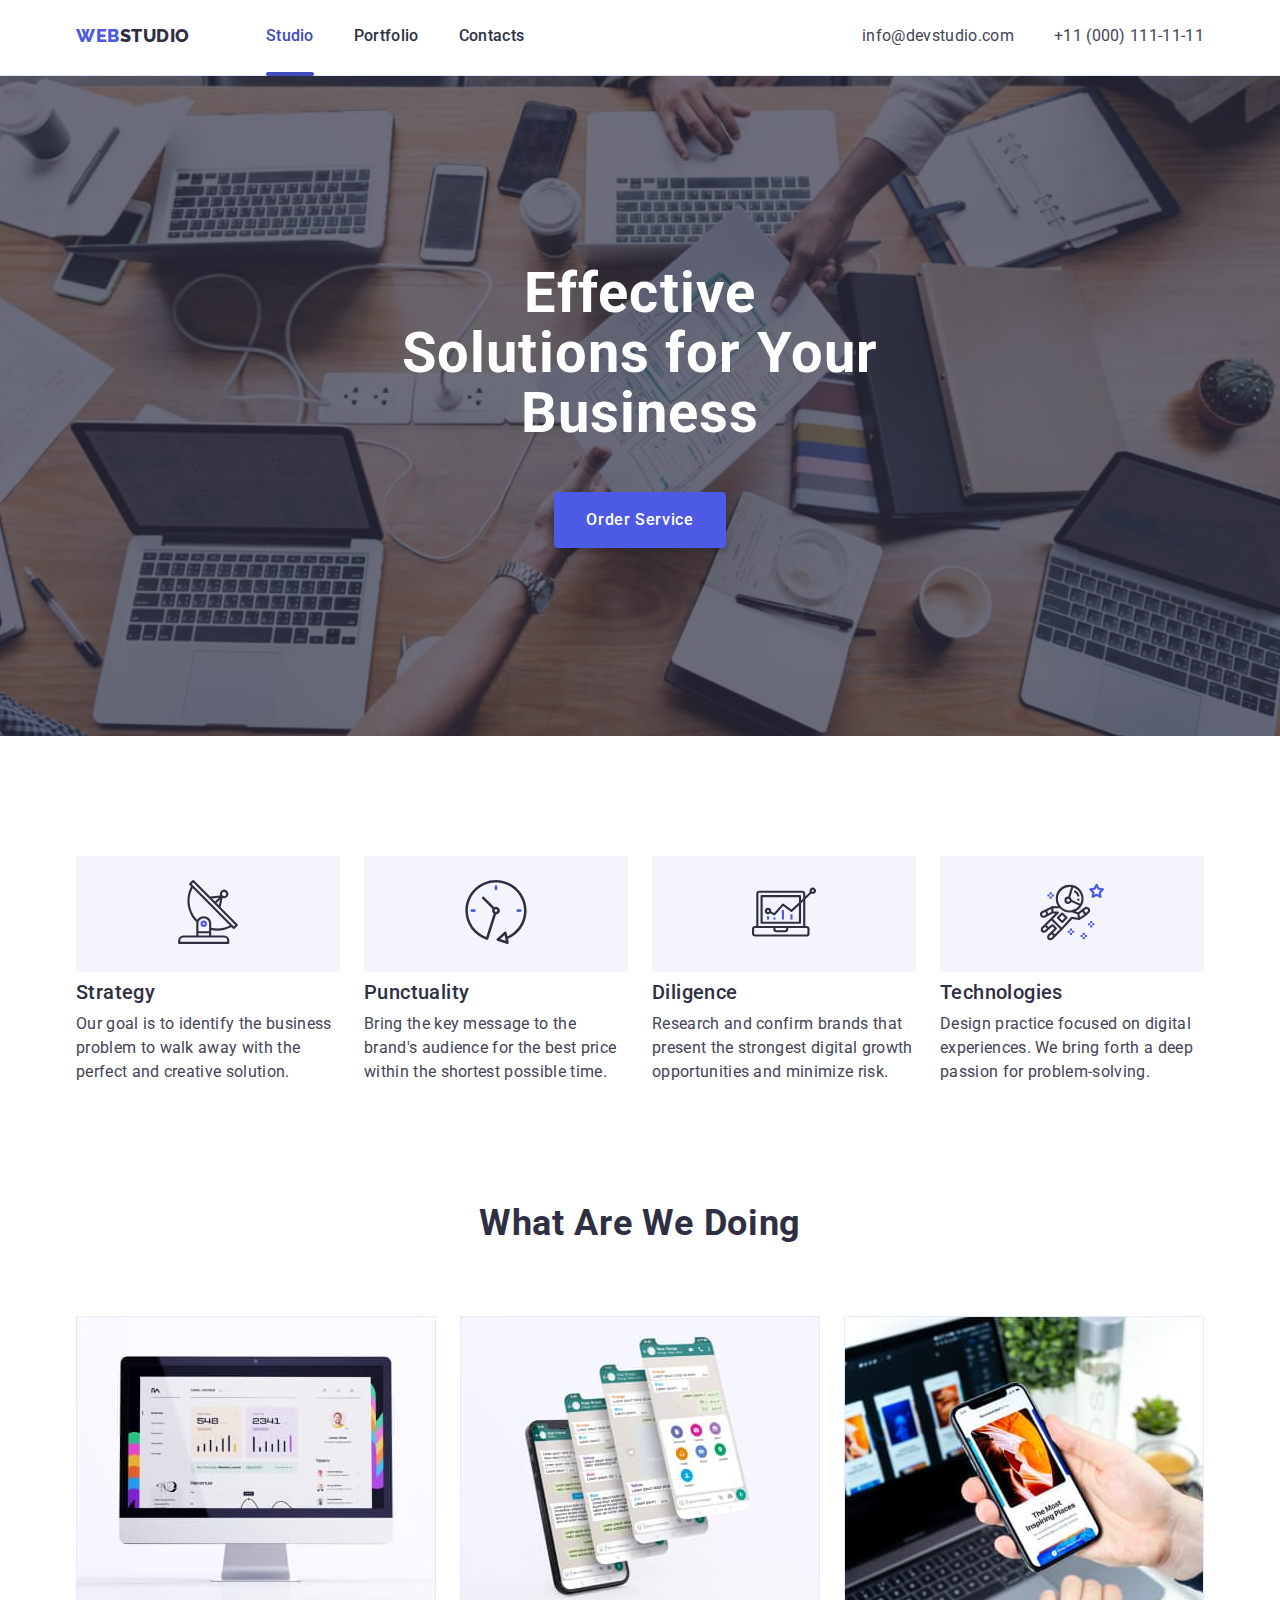
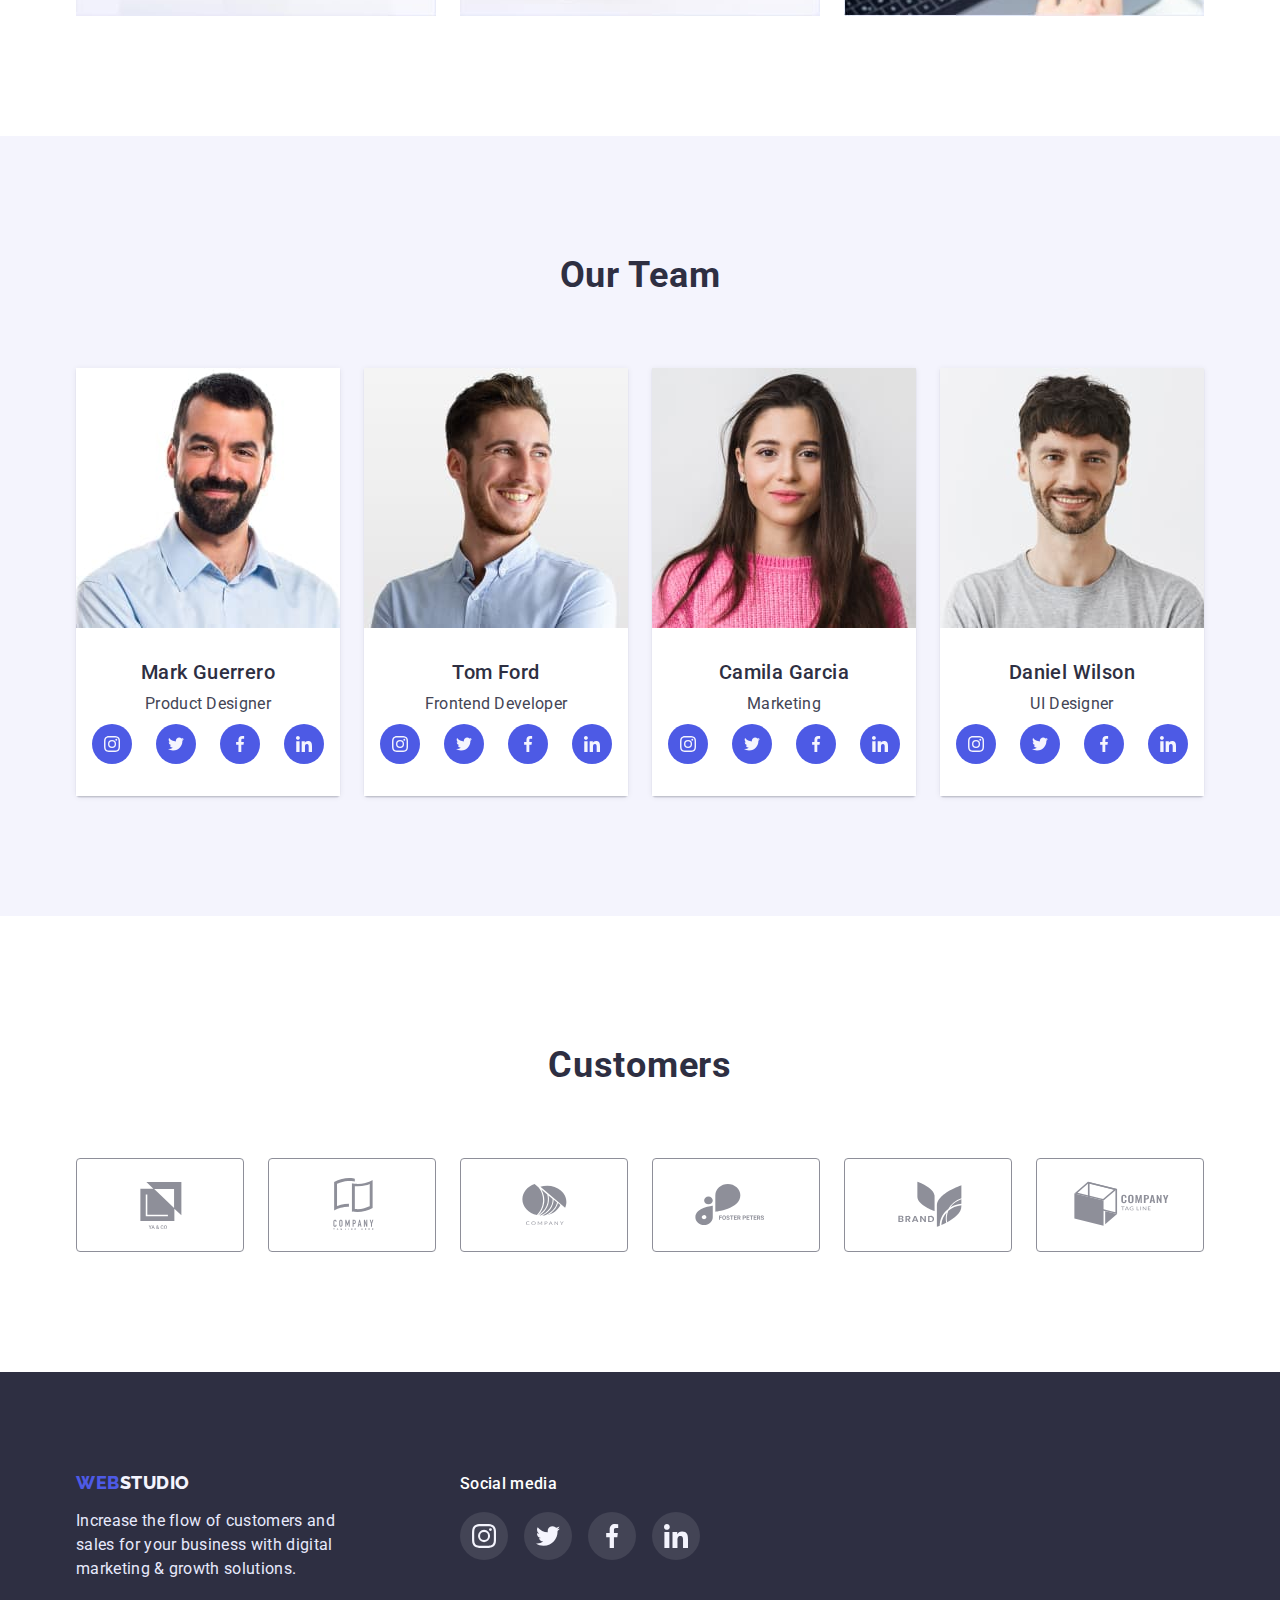
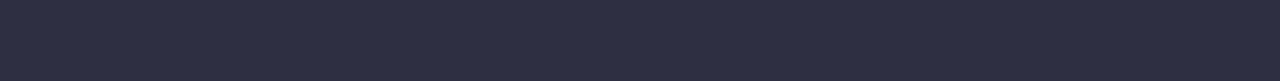
<file: index.html>
<!DOCTYPE html>
<html lang="en">
  <head>
    <meta charset="UTF-8" />
    <meta http-equiv="X-UA-Compatible" content="IE=edge" />
    <meta name="viewport" content="width=device-width, initial-scale=1.0" />
    <link rel="preconnect" href="https://fonts.googleapis.com" />
    <link rel="preconnect" href="https://fonts.gstatic.com" crossorigin />
    <link
      href="https://fonts.googleapis.com/css2?family=Raleway:wght@800&family=Roboto:wght@400;500;700&display=swap"
      rel="stylesheet"
    />
    <link rel="stylesheet" href="./css/modern-normalize.css" />
    <link rel="stylesheet" href="./css/styles.css" />
    <title>Web Studio</title>
  </head>
  <body>
    <header class="header">
      <div class="container box">
        <nav class="navigation">
          <a class="logo" href="./index.html"><span class="part-logo">Web</span>Studio</a>
          <ul class="menu-list list">
            <li class="list-item">
              <a class="link active" href="index.html">Studio</a>
            </li>
            <li class="list-item">
              <a class="link" href="portfolio.html">Portfolio</a>
            </li>
            <li class="list-item">
              <a class="link" href="">Contacts</a>
            </li>
          </ul>
        </nav>
        <ul class="contacts-list list">
          <li class="list-item">
            <a class="link" href="mailto:info@devstudio.com">info@devstudio.com</a>
          </li>
          <li class="list-item">
            <a class="link" href="tel:+110001111111">+11 (000) 111-11-11</a>
          </li>
        </ul>
      </div>
    </header>
    <main class="main">
      <section class="solutions">
        <div class="container">
          <h1 class="title">Effective Solutions for Your Business</h1>
          <button data-modal-open class="btn" type="button">Order Service</button>
        </div>
      </section>
      <section class="advantages">
        <div class="container">
            <h2 class="visually-hidden">Our Advantages</h2>
            <ul class="list">
                <li class="list-item">
                    <div class="wrapper-icon">
                      <svg class="icon" width="64" height="64">
                        <use href="./images/icons.svg#icon-advantages-antenna"></use>
                      </svg>
                    </div>
                    <h3 class="title">Strategy</h3>
                    <p class="text">
                        Our goal is to identify the business problem to walk away with the
                        perfect and creative solution.
                    </p>
                </li>
                <li class="list-item">
                    <div class="wrapper-icon">
                      <svg class="icon" width="64" height="64">
                        <use href="./images/icons.svg#icon-advantages-clock"></use>
                      </svg>
                    </div>
                    <h3 class="title">Punctuality</h3>
                    <p class="text">
                        Bring the key message to the brand's audience for the best price
                        within the shortest possible time.
                    </p>
                </li>
                <li class="list-item">
                    <div class="wrapper-icon">
                      <svg class="icon" width="64" height="64">
                        <use href="./images/icons.svg#icon-advantages-diagram"></use>
                      </svg>
                    </div>
                    <h3 class="title">Diligence</h3>
                    <p class="text">
                        Research and confirm brands that present the strongest digital
                        growth opportunities and minimize risk.
                    </p>
                </li>
                <li class="list-item">
                    <div class="wrapper-icon">
                      <svg class="icon" width="64" height="64">
                        <use href="./images/icons.svg#icon-advantages-astronaut"></use>
                      </svg>
                    </div>
                    <h3 class="title">Technologies</h3>
                    <p class="text">
                        Design practice focused on digital experiences. We bring forth a
                        deep passion for problem-solving.
                    </p>
                </li>
            </ul>
        </div>
      </section>
      <section class="projects">
        <div class="container">
            <h2 class="title">What are we doing</h2>
            <ul class="list">
                <li class="list-item">
                    <img src="./images/website.jpg" alt="Website" width="360" height="300" />
                </li>
                <li class="list-item">
                    <img src="./images/chat.jpg" alt="Chat" width="360" height="300" />
                </li>
                <li class="list-item">
                    <img src="./images/mobile-application.jpg" alt="Mobile application" width="360" height="300" />
                </li>
            </ul>
        </div>
      </section>
      <section class="team">
        <div class="container">
            <h2 class="title">Our Team</h2>
            <ul class="list">
                <li class="list-item">
                    <img src="./images/team-member-img-1.jpg" alt="Product Designer" width="264" height="260" />
                    <div class="caption">
                        <h3 class="title">Mark Guerrero</h3>
                        <p class="text">Product Designer</p>
                        <ul class="icons-list list">
                          <li class="list-item">
                            <a href="" class="link">
                              <svg class="icon" width="16" height="16">
                                <use href="./images/icons.svg#icon-instagram"></use>
                              </svg>
                            </a>
                          </li>
                          <li class="list-item">
                            <a href="" class="link">
                              <svg class="icon" width="16" height="16">
                                <use href="./images/icons.svg#icon-twitter"></use>
                              </svg>
                            </a>
                          </li>
                          <li class="list-item">
                            <a href="" class="link">
                              <svg class="icon" width="16" height="16">
                                <use href="./images/icons.svg#icon-facebook"></use>
                              </svg>
                            </a>
                          </li>
                          <li class="list-item">
                            <a href="" class="link">
                              <svg class="icon" width="16" height="16">
                                <use href="./images/icons.svg#icon-linkedin"></use>
                              </svg>
                            </a>
                          </li>
                        </ul>
                    </div>
                </li>
                <li class="list-item">
                    <img src="./images/team-member-img-2.jpg" alt="Frontend Developer" width="264" height="260" />
                    <div class="caption">
                        <h3 class="title">Tom Ford</h3>
                        <p class="text">Frontend Developer</p>
                        <ul class="icons-list list">
                          <li class="list-item">
                            <a href="" class="link">
                              <svg class="icon" width="16" height="16">
                                <use href="./images/icons.svg#icon-instagram"></use>
                              </svg>
                            </a>
                          </li>
                          <li class="list-item">
                            <a href="" class="link">
                              <svg class="icon" width="16" height="16">
                                <use href="./images/icons.svg#icon-twitter"></use>
                              </svg>
                            </a>
                          </li>
                          <li class="list-item">
                            <a href="" class="link">
                              <svg class="icon" width="16" height="16">
                                <use href="./images/icons.svg#icon-facebook"></use>
                              </svg>
                            </a>
                          </li>
                          <li class="list-item">
                            <a href="" class="link">
                              <svg class="icon" width="16" height="16">
                                <use href="./images/icons.svg#icon-linkedin"></use>
                              </svg>
                            </a>
                          </li>
                        </ul>
                    </div>
                </li>
                <li class="list-item">
                    <img src="./images/team-member-img-3.jpg" alt="Marketing" width="264" height="260" />
                    <div class="caption">
                        <h3 class="title">Camila Garcia</h3>
                        <p class="text">Marketing</p>
                        <ul class="icons-list list">
                          <li class="list-item">
                            <a href="" class="link">
                              <svg class="icon" width="16" height="16">
                                <use href="./images/icons.svg#icon-instagram"></use>
                              </svg>
                            </a>
                          </li>
                          <li class="list-item">
                            <a href="" class="link">
                              <svg class="icon" width="16" height="16">
                                <use href="./images/icons.svg#icon-twitter"></use>
                              </svg>
                            </a>
                          </li>
                          <li class="list-item">
                            <a href="" class="link">
                              <svg class="icon" width="16" height="16">
                                <use href="./images/icons.svg#icon-facebook"></use>
                              </svg>
                            </a>
                          </li>
                          <li class="list-item">
                            <a href="" class="link">
                              <svg class="icon" width="16" height="16">
                                <use href="./images/icons.svg#icon-linkedin"></use>
                              </svg>
                            </a>
                          </li>
                        </ul>
                    </div>
                </li>
                <li class="list-item">
                    <img src="./images/team-member-img-4.jpg" alt="UI Designer" width="264" height="260" />
                    <div class="caption">
                        <h3 class="title">Daniel Wilson</h3>
                        <p class="text">UI Designer</p>
                        <ul class="icons-list list">
                          <li class="list-item">
                            <a href="" class="link">
                              <svg class="icon" width="16" height="16">
                                <use href="./images/icons.svg#icon-instagram"></use>
                              </svg>
                            </a>
                          </li>
                          <li class="list-item">
                            <a href="" class="link">
                              <svg class="icon" width="16" height="16">
                                <use href="./images/icons.svg#icon-twitter"></use>
                              </svg>
                            </a>
                          </li>
                          <li class="list-item">
                            <a href="" class="link">
                              <svg class="icon" width="16" height="16">
                                <use href="./images/icons.svg#icon-facebook"></use>
                              </svg>
                            </a>
                          </li>
                          <li class="list-item">
                            <a href="" class="link">
                              <svg class="icon" width="16" height="16">
                                <use href="./images/icons.svg#icon-linkedin"></use>
                              </svg>
                            </a>
                          </li>
                        </ul>
                    </div>
                </li>
            </ul>
        </div>
      </section>
      <section class="costumers">
        <div class="container">
          <h2 class="title">Customers</h2>
          <ul class="list">
            <li class="list-item">
              <a href="" class="link">
                <svg class="icon" width="104" height="56">
                  <use href="./images/icons.svg#icon-costumers-logo-1"></use>
                </svg>
              </a>
            </li>
            <li class="list-item">
              <a href="" class="link">
                <svg class="icon" width="104" height="56">
                  <use href="./images/icons.svg#icon-costumers-logo-2"></use>
                </svg>
              </a>
            </li>
            <li class="list-item">
              <a href="" class="link">
                <svg class="icon" width="104" height="56">
                  <use href="./images/icons.svg#icon-costumers-logo-3"></use>
                </svg>
              </a>
            </li>
            <li class="list-item">
              <a href="" class="link">
                <svg class="icon" width="104" height="56">
                  <use href="./images/icons.svg#icon-costumers-logo-4"></use>
                </svg>
              </a>
            </li>
            <li class="list-item">
              <a href="" class="link">
                <svg class="icon" width="104" height="56">
                  <use href="./images/icons.svg#icon-costumers-logo-5"></use>
                </svg>
              </a>
            </li>
            <li class="list-item">
              <a href="" class="link">
                <svg class="icon" width="104" height="56">
                  <use href="./images/icons.svg#icon-costumers-logo-6"></use>
                </svg>
              </a>
            </li>
          </ul>
        </div>
      </section>
    </main>
    <footer class="footer">
        <div class="container box">
            <div class="content">
                <a class="logo" href="./index.html"><span class="part-logo">Web</span>Studio</a>
                <p class="text">
                    Increase the flow of customers and sales for your business with digital
                    marketing & growth solutions.
                </p>
            </div>
            <div class="social-media">
              <h3 class="title">Social media</h3>
              <ul class="list">
                <li class="list-item">
                  <a href="" class="link">
                    <svg class="icon" width="24" height="24">
                      <use href="./images/icons.svg#icon-instagram"></use>
                    </svg>
                  </a>
                </li>
                <li class="list-item">
                  <a href="" class="link">
                    <svg class="icon" width="24" height="24">
                      <use href="./images/icons.svg#icon-twitter"></use>
                    </svg>
                  </a>
                </li>
                <li class="list-item">
                  <a href="" class="link">
                    <svg class="icon" width="24" height="24">
                      <use href="./images/icons.svg#icon-facebook"></use>
                    </svg>
                  </a>
                </li>
                <li class="list-item">
                  <a href="" class="link">
                    <svg class="icon" width="24" height="24">
                      <use href="./images/icons.svg#icon-linkedin"></use>
                    </svg>
                  </a>
                </li>
              </ul>
            </div>
        </div>
    </footer>
    <div data-modal class="backdrop is-hidden">
      <div class="modal">
        <button data-modal-close type="button" class="btn">
          <svg class="icon" width="8" height="8">
            <use href="./images/icons.svg#icon-close"></use>
          </svg>
        </button>
      </div>
    </div>
    <script src="./js/modal.js"></script>
  </body>
</html>
</file>
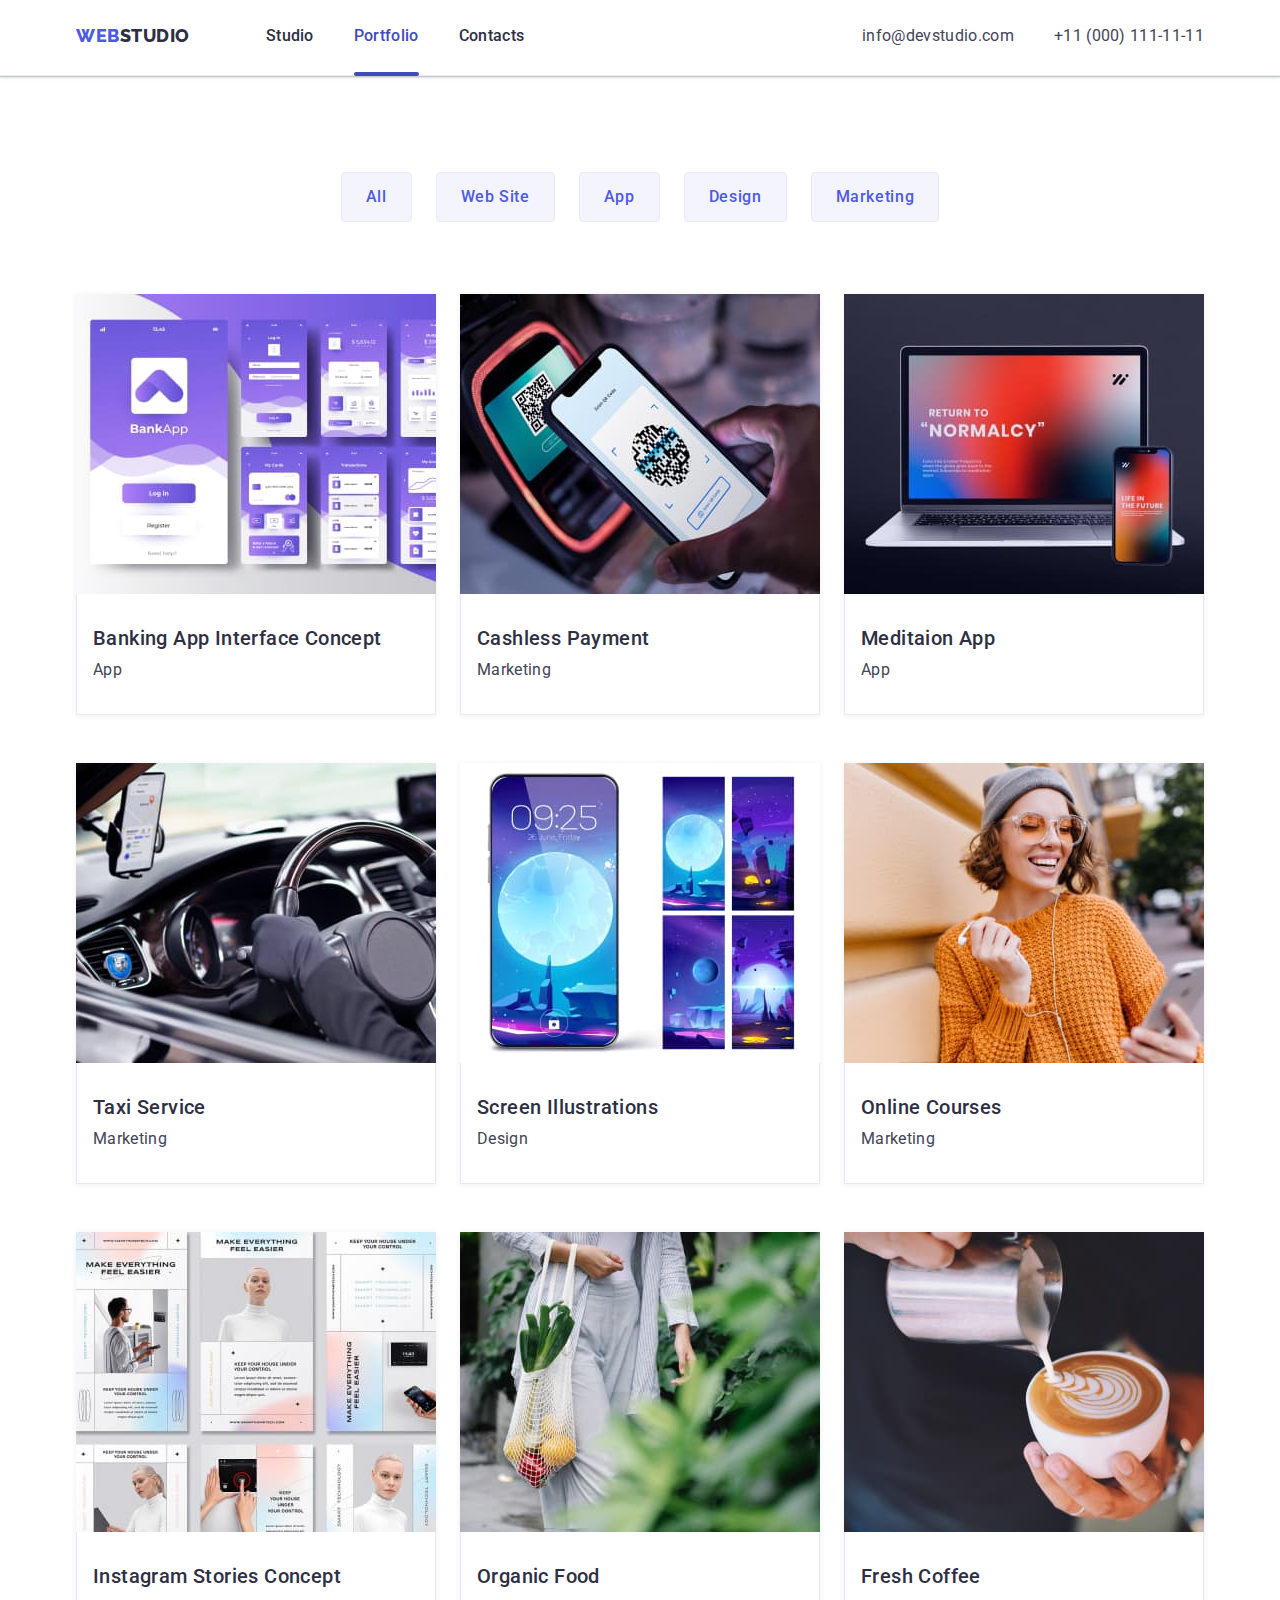
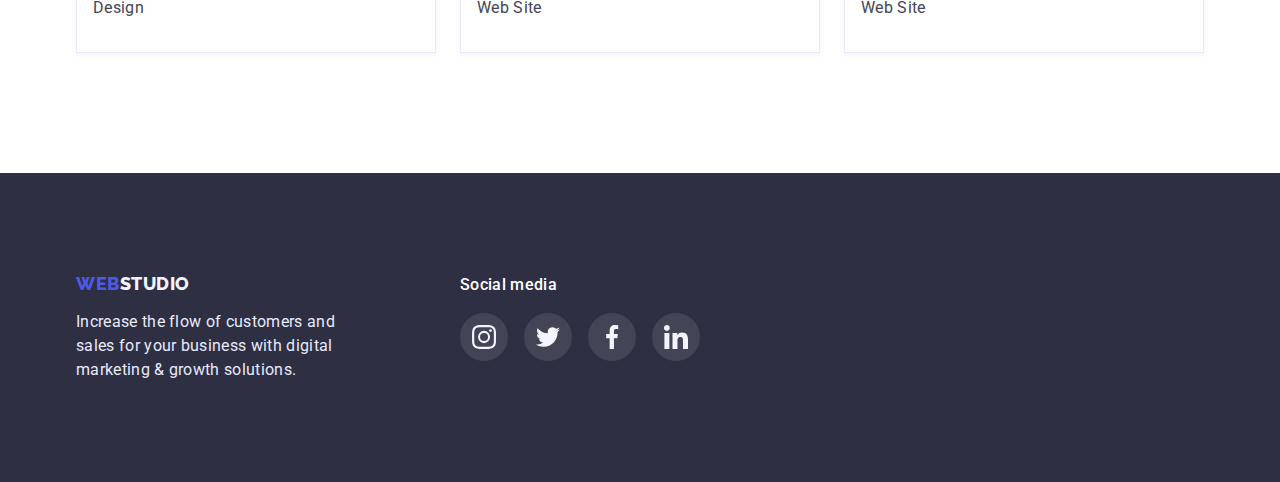
<file: portfolio.html>
<!DOCTYPE html>
<html lang="en">
  <head>
    <meta charset="UTF-8" />
    <meta http-equiv="X-UA-Compatible" content="IE=edge" />
    <meta name="viewport" content="width=device-width, initial-scale=1.0" />
    <title>Portfolio</title>
    <link rel="preconnect" href="https://fonts.googleapis.com" />
    <link rel="preconnect" href="https://fonts.gstatic.com" crossorigin />
    <link
      href="https://fonts.googleapis.com/css2?family=Raleway:wght@800&family=Roboto:wght@400;500&display=swap"
      rel="stylesheet"
    />
    <link rel="stylesheet" href="./css/modern-normalize.css" />
    <link rel="stylesheet" href="./css/styles.css" />
  </head>
  <body>
    <header class="header">
      <div class="container box">
        <nav class="navigation">
          <a class="logo" href="./index.html"><span class="part-logo">Web</span>Studio</a>
          <ul class="menu-list list">
            <li class="list-item">
              <a class="link" href="index.html">Studio</a>
            </li>
            <li class="list-item">
              <a class="link active" href="portfolio.html">Portfolio</a>
            </li>
            <li class="list-item">
              <a class="link" href="">Contacts</a>
            </li>
          </ul>
        </nav>
        <ul class="contacts-list list">
          <li class="list-item">
            <a class="link" href="mailto:info@devstudio.com">info@devstudio.com</a>
          </li>
          <li class="list-item">
            <a class="link" href="tel:+110001111111">+11 (000) 111-11-11</a>
          </li>
        </ul>
      </div>
    </header>
    <main class="main">
      <section class="portfolio">
        <div class="container">
          <h1 class="visually-hidden">Portfolio</h1>
          <ul class="btns-list list">
            <li class="list-item">
              <button class="btn" type="button">All</button>
            </li>
            <li class="list-item">
              <button class="btn" type="button">Web Site</button>
            </li>
            <li class="list-item">
              <button class="btn" type="button">App</button>
            </li>
            <li class="list-item">
              <button class="btn" type="button">Design</button>
            </li>
            <li class="list-item">
              <button class="btn" type="button">Marketing</button>
            </li>
          </ul>
          <ul class="portfolio-list list">
            <li class="list-item">
              <a href="" class="link">
                <div class="image-area">
                  <img src="./images/portfolio-banking-app.jpg" alt="Banking App" width="360" height="300" />
                  <p class="text">14 Stylish and User-Friendly App Design Concepts · Task Manager App · Calorie Tracker App · Exotic
                    Fruit Ecommerce App · Cloud Storage App
                  </p>
                </div>
                <div class="caption">
                  <h3 class="title">Banking App Interface Concept</h3>
                  <p class="text">App</p>
                </div>
              </a>
            </li>
            <li class="list-item">
              <a href="" class="link">
                <div class="image-area">
                  <img src="./images/portfolio-cashless-payment.jpg" alt="Cashless Payment" width="360" height="300" />
                  <p class="text">14 Stylish and User-Friendly App Design Concepts · Task Manager App · Calorie Tracker App · Exotic
                    Fruit Ecommerce App · Cloud Storage App
                  </p>
                </div>
                <div class="caption">
                  <h3 class="title">Cashless Payment</h3>
                  <p class="text">Marketing</p>
                </div>
              </a>
            </li>
            <li class="list-item">
              <a href="" class="link">
                <div class="image-area">
                  <img src="./images/portfolio-meditation-app.jpg" alt="Meditaion App" width="360" height="300" />
                  <p class="text">14 Stylish and User-Friendly App Design Concepts · Task Manager App · Calorie Tracker App · Exotic
                    Fruit Ecommerce App · Cloud Storage App
                  </p>
                </div>
                <div class="caption">
                  <h3 class="title">Meditaion App</h3>
                  <p class="text">App</p>
                </div>
              </a>
            </li>
            <li class="list-item">
              <a href="" class="link">
                <div class="image-area">
                  <img src="./images/portfolio-taxi-service.jpg" alt="Taxi Service" width="360" height="300" />
                  <p class="text">14 Stylish and User-Friendly App Design Concepts · Task Manager App · Calorie Tracker App · Exotic
                    Fruit Ecommerce App · Cloud Storage App
                  </p>
                </div>
                <div class="caption">
                  <h3 class="title">Taxi Service</h3>
                  <p class="text">Marketing</p>
                </div>
              </a>
            </li>
            <li class="list-item">
              <a href="" class="link">
                <div class="image-area">
                  <img src="./images/portfolio-screen-illustrations.jpg" alt="Screen Illustrations" width="360" height="300" />
                  <p class="text">14 Stylish and User-Friendly App Design Concepts · Task Manager App · Calorie Tracker App · Exotic
                    Fruit Ecommerce App · Cloud Storage App
                  </p>
                </div>
                <div class="caption">
                  <h3 class="title">Screen Illustrations</h3>
                  <p class="text">Design</p>
                </div>
              </a>
            </li>
            <li class="list-item">
              <a href="" class="link">
                <div class="image-area">
                  <img src="./images/portfolio-online-courses.jpg" alt="Online Courses" width="360" height="300" />
                  <p class="text">14 Stylish and User-Friendly App Design Concepts · Task Manager App · Calorie Tracker App · Exotic
                    Fruit Ecommerce App · Cloud Storage App
                  </p>
                </div>
                <div class="caption">
                  <h3 class="title">Online Courses</h3>
                  <p class="text">Marketing</p>
                </div>
              </a>
            </li>
            <li class="list-item">
              <a href="" class="link">
                <div class="image-area">
                  <img src="./images/portfolio-inst-stories-concept.jpg" alt="Instagram Stories Concept" width="360" height="300" />
                  <p class="text">14 Stylish and User-Friendly App Design Concepts · Task Manager App · Calorie Tracker App · Exotic
                    Fruit Ecommerce App · Cloud Storage App
                  </p>
                </div>
                <div class="caption">
                  <h3 class="title">Instagram Stories Concept</h3>
                  <p class="text">Design</p>
                </div>
              </a>
            </li>
            <li class="list-item">
              <a href="" class="link">
                <div class="image-area">
                  <img src="./images/portfolio-organic-food.jpg" alt="Organic Food" width="360" height="300" />
                  <p class="text">14 Stylish and User-Friendly App Design Concepts · Task Manager App · Calorie Tracker App · Exotic
                    Fruit Ecommerce App · Cloud Storage App
                  </p>
                </div>
                <div class="caption">
                  <h3 class="title">Organic Food</h3>
                  <p class="text">Web Site</p>
                </div>
              </a>
            </li>
            <li class="list-item">
              <a href="" class="link">
                <div class="image-area">
                  <img src="./images/portfolio-fresh-coffee.jpg" alt="Fresh Coffee" width="360" height="300" />
                  <p class="text">14 Stylish and User-Friendly App Design Concepts · Task Manager App · Calorie Tracker App · Exotic
                    Fruit Ecommerce App · Cloud Storage App
                  </p>
                </div>
                <div class="caption">
                  <h3 class="title">Fresh Coffee</h3>
                  <p class="text">Web Site</p>
                </div>
              </a>
            </li>
          </ul>
        </div>
      </section>
    </main>
    <footer class="footer">
      <div class="container box">
        <div class="content">
          <a class="logo" href="./index.html"><span class="part-logo">Web</span>Studio</a>
          <p class="text">
            Increase the flow of customers and sales for your business with digital
            marketing & growth solutions.
          </p>
        </div>
        <div class="social-media">
          <h3 class="title">Social media</h3>
          <ul class="list">
            <li class="list-item">
              <a href="" class="link">
                <svg class="icon" width="24" height="24">
                  <use href="./images/icons.svg#icon-instagram"></use>
                </svg>
              </a>
            </li>
            <li class="list-item">
              <a href="" class="link">
                <svg class="icon" width="24" height="24">
                  <use href="./images/icons.svg#icon-twitter"></use>
                </svg>
              </a>
            </li>
            <li class="list-item">
              <a href="" class="link">
                <svg class="icon" width="24" height="24">
                  <use href="./images/icons.svg#icon-facebook"></use>
                </svg>
              </a>
            </li>
            <li class="list-item">
              <a href="" class="link">
                <svg class="icon" width="24" height="24">
                  <use href="./images/icons.svg#icon-linkedin"></use>
                </svg>
              </a>
            </li>
          </ul>
        </div>
      </div>
    </footer>
  </body>
</html>
</file>
<file: css/styles.css>
:root {
  --bg-color-dark: #2e2f42;
  --bg-color-light: #f4f4fd;
  --text-color: #434455;
  --second-title-color: #2e2f42;
  --nav-link-color: #2e2f42;
  --btn-color: #4d5ae5;
  --btn-active: #404bbf;
  --link-color-blue: #404bbf;
  --part-logo-color: #4d5ae5;
  --color-white: #fff;
  --icon-bg: #4d5ae5;
  --icon-wrapper-color: #f4f4fd;
  --customers-link-color: #8E8F99;
  --portfolio-border-color: #f4f4fd;
  --portfolio-text-color: #f4f4fd;
  --bg-overlay: #4d5ae5;
  --footer-logo-color: #f4f4fd;
  --footer-text-color: #e7e9fc;
  --footer-bg-icons: rgba(255, 255, 255, 0.1);
  --border-color: #e7e9fc;
  --hover-soc-link: #31D0AA;
  --bg-gradient: linear-gradient(rgba(46, 47, 66, 0.7), rgba(46, 47, 66, 0.7));
  --transition: 250ms cubic-bezier(0.4, 0, 0.2, 1);
  --backdrop-bg-color: rgba(46, 47, 66, 0.4);
  --modal-bg-color: #FCFCFC;
  --modal-btn-bg: #E7E9FC;
}

* {
  box-sizing: border-box;
}

h1,
h2,
h3,
h4,
h5,
h6,
p,
ul {
  margin: 0;
}

ul {
  padding-left: 0;
}

button {
  padding: 0;
}

img {
  max-width: 100%;
  height: auto;
  display: block;
}

body {
  font-family: "Roboto", sans-serif;
  color: var(--second-title-color);
  font-size: 16px;
}

.container {
  max-width: 1158px;
  padding: 0 15px;
  margin: 0 auto;
}

.list {
  list-style: none;
}

.link {
  text-decoration: none;
  display: block;
}

.btn {
  font-family: inherit;
  font-size: inherit;
  cursor: pointer;
}

.header {
  border-bottom: 1px solid var(--border-color);
  box-shadow: 0px 2px 1px rgba(46, 47, 66, 0.08), 0px 1px 1px rgba(46, 47, 66, 0.16), 0px 1px 6px rgba(46, 47, 66, 0.08);
  height: 76px;
}

.box,
.navigation,
.list {
  display: flex;
}

.navigation {
  align-items: center;
  margin-right: auto;
}

.logo {
  font-family: "Raleway", sans-serif;
  font-weight: 800;
  font-size: 18px;
  line-height: 1.33;
  letter-spacing: 0.03em;
  text-transform: uppercase;
  color: var(--nav-link-color);
  text-decoration: none;
}

.navigation .logo {
  margin-right: 76px;
}

.part-logo {
  color: var(--part-logo-color);
}

.header .logo,
.header .link {
  padding: 24px 0 28px;
}

.menu-list,
.contacts-list {
  gap: 40px;
}

.menu-list .link {
  position: relative;
  font-weight: 500;
  line-height: 1.5;
  letter-spacing: 0.02em;
  color: var(--nav-link-color);
  transition: color var(--transition);
}

.menu-list .active::after {
  content: '';
  position: absolute;
  bottom: 0;
  display: block;
  width: 100%;
  height: 4px;
  background: var(--link-color-blue);
  border-radius: 2px;
}

.contacts-list .link {
  line-height: 1.5;
  letter-spacing: 0.02em;
  color: var(--text-color);
  transition: color var(--transition);
}

.menu-list .link:hover,
.menu-list .link:focus,
.contacts-list .link:hover,
.contacts-list .link:focus,
.link.active {
  color: var(--link-color-blue);
}

.solutions {
  background: var(--bg-gradient), url(../images/solutions-bg-img.jpg) center;
  background-size: cover;
  text-align: center;
  padding: 188px 0;
  max-width: 1440px;
  margin: 0 auto;
}

.solutions .title {
  font-size: 56px;
  line-height: 1.07;
  letter-spacing: 0.02em;
  color: var(--color-white);
  margin: 0 auto 48px;
  width: 495.05px;
}

.solutions .btn {
  border: none;
  background: var(--btn-color);
  box-shadow: 0px 4px 4px rgba(0, 0, 0, 0.15);
  border-radius: 4px;
  font-weight: 500;
  line-height: 1.5;
  letter-spacing: 0.04em;
  color: var(--color-white);
  padding: 16px 32px;
  transition: background-color var(--transition);
}

.solutions .btn:hover,
.solutions .btn:focus {
  background: var(--btn-active);
}

.visually-hidden {
  position: absolute;
  width: 1px;
  height: 1px;
  margin: -1px;
  border: 0;
  padding: 0;
  white-space: nowrap;
  clip-path: inset(100%);
  clip: rect(0 0 0 0);
  overflow: hidden;
}

.advantages {
  padding-top: 120px;
}

.advantages .list-item {
  flex-basis: calc(25% - 18px);
}

.advantages .list,
.projects .list,
.team .list,
.costumers .list,
.portfolio .btns-list {
  gap: 24px;
}

.advantages .wrapper-icon {
  background: var(--icon-wrapper-color);
  border-radius: 4px;
  margin-bottom: 8px;
  padding: 24px 0;
  text-align: center;
}

.advantages .list .title {
  margin-bottom: 8px;
}

.advantages .list .title,
.team .list .title,
.portfolio-list .title {
  font-weight: 500;
  font-size: 20px;
  line-height: 1.2;
  letter-spacing: 0.02em;
}

.text {
  line-height: 1.5;
  letter-spacing: 0.02em;
  color: var(--text-color);
}

.projects {
  padding: 120px 0;
}

.projects .title,
.team .title, .costumers .title {
  font-size: 36px;
  line-height: 1.11;
  text-align: center;
  letter-spacing: 0.02em;
  text-transform: capitalize;
  margin-bottom: 72px;
}

.team {
  background: var(--bg-color-light);
  padding: 120px 0;
}

.team .list-item {
  box-shadow: 0px 1px 6px rgba(46, 47, 66, 0.08), 0px 1px 1px rgba(46, 47, 66, 0.16), 0px 2px 1px rgba(46, 47, 66, 0.08);
  border-radius: 0px 0px 4px 4px;
}

.team .caption {
  background: var(--color-white);
  padding: 32px 0;
  text-align: center;
}

.team .icons-list {
  justify-content: center;
}

.team .icons-list .list-item {
  box-shadow: none;
}

.team .caption .link {
  background: var(--icon-bg);
  border-radius: 50%;
  padding: 12px;
  transition: background-color var(--transition);
}

.team .caption .link:hover, .team .caption .link:focus {
  background: var(--link-color-blue);
}

.team .caption .icon, .footer .social-media .icon {
  display: inherit;
}

.team .list .title {
  margin-bottom: 8px;
}

.team .list .text {
  margin-bottom: 8px;
}

.costumers {
  padding: 130px 0 120px;
}

.costumers .list-item {
  flex-basis: calc(16.66667% - 20px);
}

.costumers .link {
  text-align: center;
  padding: 16px 0;
  border: 1px solid var(--customers-link-color);
  border-radius: 4px;
  transition: border-color var(--transition);
}

.costumers .icon {
  fill: var(--customers-link-color);
  transition: fill var(--transition);
}

.costumers .link:hover,
.costumers .link:focus {
  border-color: var(--link-color-blue);
}

.costumers .link:hover .icon, .costumers .link:focus .icon {
  fill: var(--link-color-blue);
}

.portfolio {
  padding: 96px 0 120px;
}

.portfolio .btns-list {
  justify-content: center;
  margin-bottom: 72px;
}

.portfolio .btn {
  background: var(--bg-color-light);
  border: 1px solid var(--border-color);
  border-radius: 4px;
  font-weight: 500;
  line-height: 1.5;
  text-align: center;
  letter-spacing: 0.04em;
  color: var(--btn-color);
  padding: 12px 24px;
  transition: border-color var(--transition), background-color var(--transition), box-shadow var(--transition), color var(--transition);
}

.portfolio .btn:hover,
.portfolio .btn:focus {
  border-color: var(--btn-active);
  background: var(--btn-active);
  box-shadow: 0px 3px 1px rgba(0, 0, 0, 0.1), 0px 2px 1px rgba(0, 0, 0, 0.08), 0px 2px 2px rgba(0, 0, 0, 0.12);
  color: var(--color-white);
}

.portfolio .portfolio-list {
  flex-wrap: wrap;
  justify-content: center;
  gap: 48px 24px;
}

.portfolio .link {
  color: inherit;
  box-shadow: 0px 1px 6px rgba(46, 47, 66, 0.08);
  transition: box-shadow var(--transition);
}

.portfolio .link:hover,
.portfolio .link:focus {
  box-shadow: 0px 1px 6px rgba(46, 47, 66, 0.08), 0px 1px 1px rgba(46, 47, 66, 0.16), 0px 2px 1px rgba(46, 47, 66, 0.08);
}

.portfolio .image-area {
  position: relative;
  overflow: hidden;
}

.portfolio .image-area .text {
  position: absolute;
  top: 0;
  padding: 40px 32px 0;
  color: var(--portfolio-text-color);
  background: var(--bg-overlay);
  height: 100%;
  transform: translateY(100%);
  overflow: auto;
  transition: transform var(--transition);
}

.portfolio .link:hover .image-area .text,
.portfolio .link:focus .image-area .text {
  transform: translateY(0);
}

.portfolio .portfolio-list .title {
  margin-bottom: 8px;
}

.portfolio .caption {
  padding: 32px 0 32px 16px;
  border: 1px solid var(--border-color);
  border-top: none;
}

.portfolio .link:hover .caption, .portfolio .link:focus .caption {
  padding-left: 16.2px;
  border: 0.5px solid var(--portfolio-border-color);
  border-top: none;
}

.footer {
  background: var(--bg-color-dark);
  padding: 100px 0;
}

.footer .content {
  width: 264px;
  margin-right: 120px;
}

.footer .logo {
  display: block;
  width: 115px;
  line-height: 1.17;
  color: var(--footer-logo-color);
  margin-bottom: 16px;
}

.footer .text {
  color: var(--footer-text-color);
}

.footer .social-media .title {
  color: var(--color-white);
  font-weight: 500;
  font-size: inherit;
  line-height: 1.5;
  letter-spacing: 0.02em;
  margin-bottom: 16px;
}

.footer .social-media .list {
  gap: 16px;
}

.footer .social-media .link {
  background: var(--footer-bg-icons);
  border-radius: 50%;
  padding: 12px;
  transition: background-color var(--transition);
}

.footer .social-media .link:hover,
.footer .social-media .link:focus {
  background: var(--hover-soc-link);
}

.backdrop {
  position: fixed;
  top: 0;
  background: var(--backdrop-bg-color);
  width: 100%;
  height: 100%;
  transition: opacity var(--transition), visibility var(--transition);
}

.modal {
  position: absolute;
  top: 50%;
  left: 50%;
  transform: translate(-50%, -50%) scale(1) rotate(0);
  transition: transform var(--transition);
  width: 408px;
  min-height: 576px;
  background: var(--modal-bg-color);
  box-shadow: 0px 1px 1px rgba(0, 0, 0, 0.14), 0px 1px 3px rgba(0, 0, 0, 0.12), 0px 2px 1px rgba(0, 0, 0, 0.2);
  border-radius: 4px;
}

.backdrop.is-hidden .modal {
  transform: translate(-50%, -50%) scale(0) rotate(270deg);
}

.modal .btn {
  position: absolute;
  right: 24px;
  top: 24px;
  padding: 7px;
  border-radius: 50%;
  background: var(--modal-btn-bg);
  border: 1px solid rgba(0, 0, 0, 0.1);
  text-align: center;
  transition: fill var(--transition), background-color var(--transition), border-color var(--transition);
}

.modal .btn:hover, .modal .btn:focus  {
  fill: var(--color-white);
  background: var(--btn-active);
  border-color: var(--btn-active);
}

.modal .btn .icon {
  display: block;
}

.is-hidden {
  visibility: hidden;
  opacity: 0;
  pointer-events: none;
}
</file>
